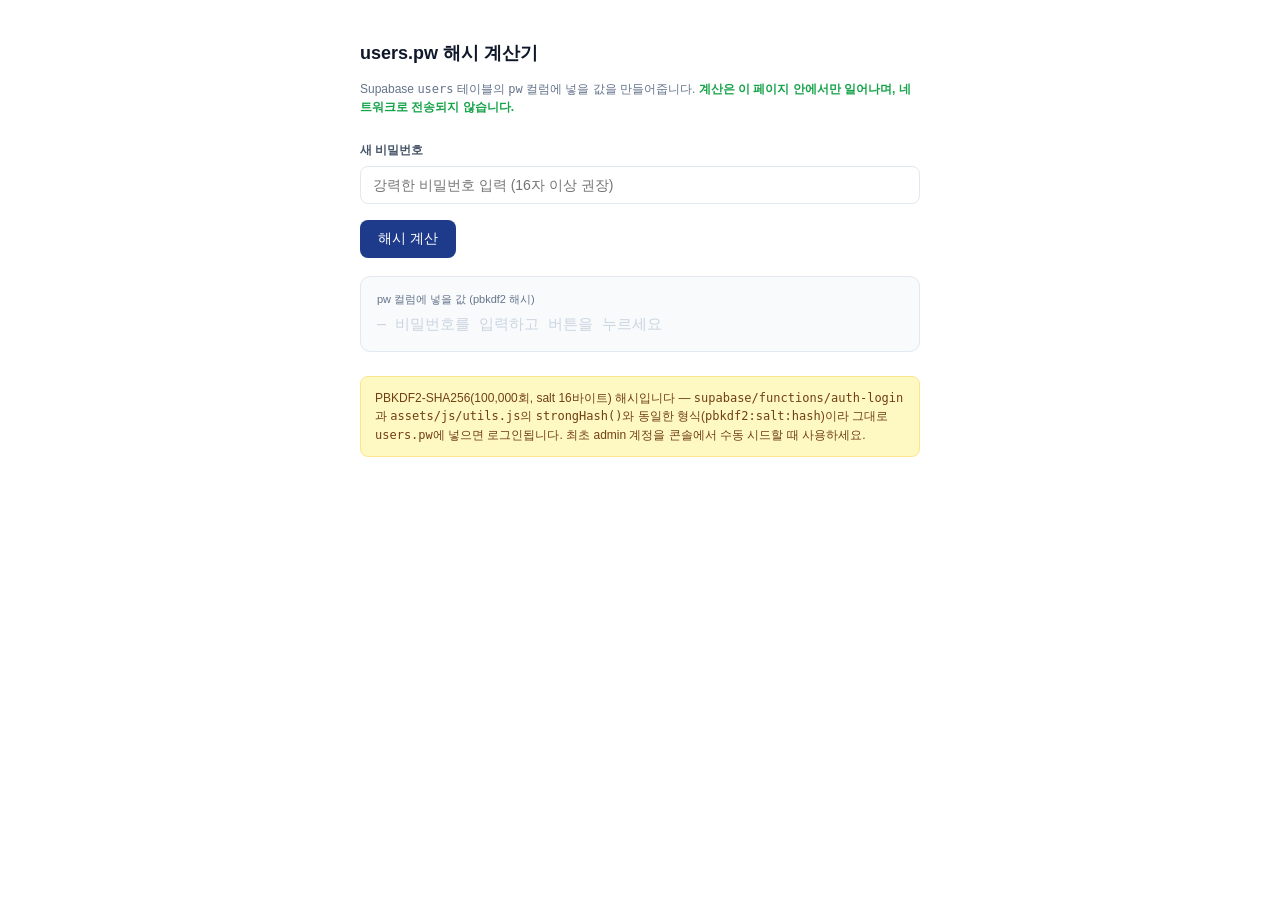
<file: tools/password-hash.html>
<!DOCTYPE html>
<html lang="ko">
<head>
<meta charset="UTF-8">
<title>users.pw 해시 계산기 (로컬 전용)</title>
<style>
  body { font-family: -apple-system, "Segoe UI", Roboto, sans-serif; max-width: 560px; margin: 40px auto; padding: 0 16px; color: #0f172a; line-height: 1.55; }
  h1 { font-size: 18px; margin: 0 0 6px; }
  .sub { color: #64748b; font-size: 12px; margin-bottom: 24px; }
  label { display: block; font-size: 12px; font-weight: 600; color: #475569; margin: 14px 0 6px; }
  input[type=text], input[type=password] { width: 100%; padding: 10px 12px; font-size: 14px; border: 1px solid #e2e8f0; border-radius: 8px; box-sizing: border-box; }
  button { margin-top: 16px; padding: 10px 18px; background: #1e3a8a; color: #fff; border: 0; border-radius: 8px; font-size: 14px; cursor: pointer; }
  button:hover { background: #1e40af; }
  .out-row { margin-top: 18px; padding: 14px 16px; background: #f8fafc; border: 1px solid #e2e8f0; border-radius: 10px; }
  .out-lbl { font-size: 11px; color: #64748b; margin-bottom: 4px; }
  .out-val { font-family: ui-monospace, SFMono-Regular, Menlo, monospace; font-size: 15px; word-break: break-all; }
  .empty { color: #cbd5e1; }
  .copy { margin-left: 8px; padding: 3px 10px; font-size: 11px; background: #fff; border: 1px solid #e2e8f0; border-radius: 6px; cursor: pointer; }
  .copy:hover { border-color: #1e3a8a; color: #1e3a8a; }
  .note { margin-top: 24px; padding: 12px 14px; background: #fef9c3; border: 1px solid #fde68a; border-radius: 8px; font-size: 12px; color: #713f12; }
  .ok { color: #16a34a; font-weight: 600; }
</style>
</head>
<body>
  <h1>users.pw 해시 계산기</h1>
  <p class="sub">Supabase <code>users</code> 테이블의 <code>pw</code> 컬럼에 넣을 값을 만들어줍니다. <span class="ok">계산은 이 페이지 안에서만 일어나며, 네트워크로 전송되지 않습니다.</span></p>

  <label for="pw">새 비밀번호</label>
  <input type="text" id="pw" placeholder="강력한 비밀번호 입력 (16자 이상 권장)" autocomplete="off">

  <button id="go">해시 계산</button>

  <div class="out-row">
    <div class="out-lbl">pw 컬럼에 넣을 값 (pbkdf2 해시)</div>
    <div><span id="out" class="out-val empty">— 비밀번호를 입력하고 버튼을 누르세요</span> <button id="cp" class="copy" style="display:none">복사</button></div>
  </div>

  <div class="note">
    PBKDF2-SHA256(100,000회, salt 16바이트) 해시입니다 — <code>supabase/functions/auth-login</code>과 <code>assets/js/utils.js</code>의 <code>strongHash()</code>와 동일한 형식(<code>pbkdf2:salt:hash</code>)이라 그대로 <code>users.pw</code>에 넣으면 로그인됩니다. 최초 admin 계정을 콘솔에서 수동 시드할 때 사용하세요.
  </div>

<script>
  async function strongHash(pw) {
    const salt = crypto.getRandomValues(new Uint8Array(16));
    const keyMaterial = await crypto.subtle.importKey('raw', new TextEncoder().encode(pw), 'PBKDF2', false, ['deriveBits']);
    const bits = await crypto.subtle.deriveBits({ name: 'PBKDF2', salt, iterations: 100000, hash: 'SHA-256' }, keyMaterial, 256);
    const b64url = buf => btoa(String.fromCharCode(...new Uint8Array(buf))).replace(/\+/g,'-').replace(/\//g,'_').replace(/=+$/,'');
    return `pbkdf2:${b64url(salt)}:${b64url(bits)}`;
  }
  const out = document.getElementById('out');
  const cp  = document.getElementById('cp');
  document.getElementById('go').addEventListener('click', async () => {
    const pw = document.getElementById('pw').value;
    if (!pw) { out.textContent = '— 비밀번호를 입력하세요'; out.classList.add('empty'); cp.style.display = 'none'; return; }
    const v = await strongHash(pw);
    out.textContent = v;
    out.classList.remove('empty');
    cp.style.display = '';
  });
  cp.addEventListener('click', () => {
    navigator.clipboard.writeText(out.textContent).then(() => {
      cp.textContent = '복사됨 ✓';
      setTimeout(() => { cp.textContent = '복사'; }, 1500);
    });
  });
  document.getElementById('pw').addEventListener('keydown', e => {
    if (e.key === 'Enter') document.getElementById('go').click();
  });
</script>
</body>
</html>
</file>
